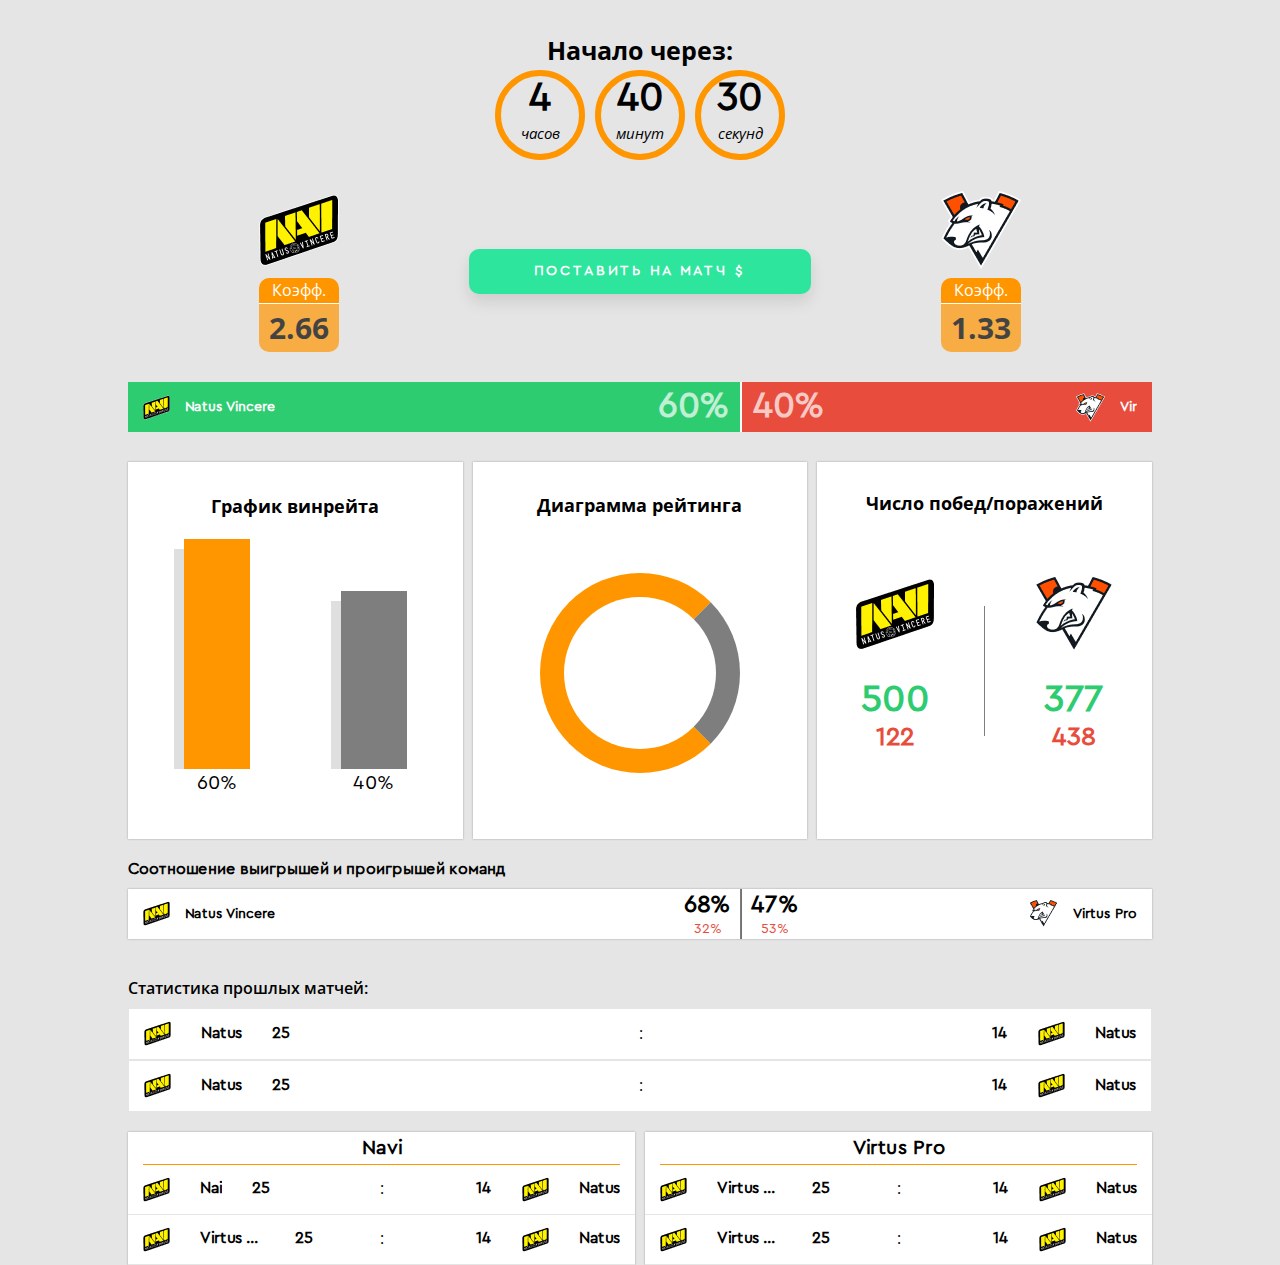
<file: index.html>
<!DOCTYPE html>
<html lang="ru">
<head>
	<meta charset="UTF-8">
	<meta name="viewport" content="width=device-width, initial-scale=1">
	<title>OLLO</title>
	<link rel="stylesheet" type="text/css" href="assets/css/style.css">
	<link rel="stylesheet" type="text/css" href="assets/css/fonts.css">
	<link href="https://fonts.googleapis.com/css?family=Open+Sans:400,700&display=swap" rel="stylesheet">
</head>
<body>
	<div class="container">
		<div class="start-time" id="startTime">
			<span class="start-time-title">Начало через:</span>

			<div class="hours">
				<span class="start-time-number">4</span>

				<span class="start-time-text">часов </span>
			</div>	
			<div class="minutes">
				<span class="start-time-number">40</span>
				<span class="start-time-text">минут </span>
			</div>
			<div class="seconds">
				<span class="start-time-number">30</span>
				<span class="start-time-text">секунд</span>
			</div>	
		</div>
	</div>
	<div class="container">
		<div class="koef-block">
			<div class="koef-block-item">
				<img src="assets/images/LOGONAVI2.png" alt="">
				<span class="koef-title">Коэфф.</span>
				<span class="koef">2.66</span>
			</div>

			<a href=""class="bet-button">Поставить на матч $</a>
			<div class="koef-block-item">
				<img src="assets/images/VPLOGO2.png" alt="">
				<span class="koef-title">Коэфф.</span>
				<span class="koef">1.33</span>
			</div>
		</div>
	</div>

	<div class="team__bar ">
		<div class="container ">
			<div class="team__bar__inner">
				<div class="bar__item1">
					<div class="team__info">
						<img src="assets/images/LOGONAVI1.png" alt="" class="logo__team">
						<span class="team__name">Natus Vincere</span>
					</div>
					<div class="bar__percentages">60%</div>
				</div>
				<div class="bar__item2">
					<div class="bar__percentages">40%</div>
					<div class="team__info">
						<img src="assets/images/VPLOGO1.png" alt="" class="logo__team">
						<span class="team__name">Vir</span>
					</div>
				</div>
			</div>
		</div>
	</div>


	<div class="info__cards">
		<div class="container">
			<div class="info__cards__inner">
				<div class="cards__item1">
					<h3 class="card__title">График винрейта</h3>
					<div class="winrate__column1"></div>
					<div class="winrate__column2"></div>
					<span class="column__percentages">60%</span>
					<span class="column__percentages">40%</span>
				</div>
				<div class="cards__item2">
					<h3 class="card__title">Диаграмма рейтинга</h3>
					<div class="rating__chart">
						
					</div>
	
			</div>
				<div class="cards__item3">
					<h3 class="card__title">Число побед/поражений</h3>
					<div class="card3__team1">
						<img src="assets/images/LOGONAVI2.png" alt="">
						<span class="win__rate">500</span>
						<span class="lose__rate">122</span>
						
					</div>
					<div class="delimiter__small"></div>
					<div class="card3__team2">
						<img src="assets/images/VPLOGO2.png" alt="">
						<span class="win__rate">377</span>
						<span class="lose__rate">438</span>
						
					</div>
						
				</div>
			</div><!-- info__cards__inner -->
		</div><!-- container -->
	</div><!-- info__cards -->


	<div class="team__bar team__bar__ratio">
		<div class="container ">
			<h2 class="team__bar__ratio__title">Соотношение выигрышей и проигрышей команд</h2>
			<div class="team__bar__inner ">
				<div class="bar__item1 bar__item1__ratio">
					<div class="team__info">
						<img src="assets/images/LOGONAVI1.png" alt="" class="logo__team">
						<span class="team__name team__name__ratio">Natus Vincere</span>
					</div>
					<div class="bar__percentages__ratio">
						<span class="bar__percentages__win">68%</span>
						<span class="bar__percentages__lose">32%</span>
					</div>
				</div>
				<div class="bar__item2 bar__item2__ratio">
					<div class="bar__percentages__ratio">
						<span class="bar__percentages__win">47%</span>
						<span class="bar__percentages__lose">53%</span>
					</div>
					<div class="team__info">
						<img src="assets/images/VPLOGO1.png" alt="" class="logo__team">
						<span class="team__name team__name__ratio">Virtus Pro</span>
					</div>
				</div>
			</div>
		</div><!-- container -->
	</div><!-- team__bar__ratio -->

	<div class="accordion__block">
		<div class="container">
			<h2 class="accordion__block__title">Статистика прошлых матчей:</h2>

			<div class="accordion">
				<div class="accordion__inner">
					<div class="accordion__item">
						<img src="assets/images/LOGONAVI1.png" alt="" class="logo__team">
						<span class="team__name__accordion ">Natus</span>
						<span class="accordion__item__number">25</span>
					</div>
					<span class="delimiter">:</span>
					<div class="accordion__item">

						<span class="accordion__item__number">14</span>
						<img src="assets/images/LOGONAVI1.png" alt="" class="logo__team">
						<span class="team__name__accordion ">Natus </span>
						
					</div>
				</div>
			</div>

			<div class="panel" id="panel">
				<div class="score">
					<div class="container2">
						<div class="score__inner">
							<div class="score__item score__item1">
								<img src="assets/images/LogoNavi.png" alt="" class="big__team__logo"> 
								<span class="score__number">25</span>
							</div>
							<div class="score__item score__item2">
								<span class="match__type">BO 5</span>
								<span class="match__time">55:43</span>
								<span class="match__date">14.09 19:00</span>
							</div>
							<div class="score__item score__item3">
								<span class="score__number score__number2">14</span>
								<img src="assets/images/LogoVP.png" alt=""class="big__team__logo" > 
							</div>
						</div>
					</div>
				</div>
				<div class="players" > 
					<div class="container2">
						<span class="first__blood">Первая кровь: <span class="name__fblood">Pechka</span></span>
						<div class="players-inner">
							<img src="assets/images/live/team-1-logo-big.png" alt="" class="team1-logo-players">
							<img src="assets/images/live/team-1-logo-big.png" alt="" class="team2-logo-players">	

							<div class="team-1">
								<div class="players-item">
									<img src="assets/images/player-photo-1.png" alt="" class="player-photo">
									<div class="player-info">
										<div class="info-title">
											<img src="assets/images/UKRAINEFLAG1.png" alt=""class="player-country">
											<span class="player-nick">Crystallize</span>
											<span class="player-hero-name">Pudge</span>
										</div>
										<div class="player-hero">
											<img src="assets/images/hero-img.png" alt="" >
											<img src="assets/images/Blade_Mail_icon.png" alt="" class="hero-item">
											<img src="assets/images/Blade_Mail_icon.png" alt=""class="hero-item">
											<img src="assets/images/Blade_Mail_icon.png" alt=""class="hero-item">
											<img src="assets/images/Blade_Mail_icon.png" alt=""class="hero-item">
											<img src="assets/images/Blade_Mail_icon.png" alt=""class="hero-item">
											<img src="assets/images/Blade_Mail_icon.png" alt=""class="hero-item">
										</div>
										<div class="player-statistics">
											<div class="statistics-item">
												<img src="assets/images/sword.png" alt="">
												<span class="kills-number">20</span>
											</div>
											<div class="statistics-item">
												<img src="assets/images/skull.png" alt="">
												<span class="death-number">4</span>
											</div>
											<div class="statistics-item">
												<img src="assets/images/line-chart.png" alt="">
												<span class="chart-number">25346</span>

											</div>
										</div>
									</div> <!-- player__info -->
								</div><!-- players__item -->
								<div class="players-item">
									<img src="assets/images/player-photo-1.png" alt="" class="player-photo">
									<div class="player-info">
										<div class="info-title">
											<img src="assets/images/UKRAINEFLAG1.png" alt=""class="player-country">
											<span class="player-nick">Crystallize</span>
											<span class="player-hero-name">Pudge</span>
										</div>
										<div class="player-hero">
											<img src="assets/images/hero-img.png" alt="" >
											<img src="assets/images/Blade_Mail_icon.png" alt="" class="hero-item">
											<img src="assets/images/Blade_Mail_icon.png" alt=""class="hero-item">
											<img src="assets/images/Blade_Mail_icon.png" alt=""class="hero-item">
											<img src="assets/images/Blade_Mail_icon.png" alt=""class="hero-item">
											<img src="assets/images/Blade_Mail_icon.png" alt=""class="hero-item">
											<img src="assets/images/Blade_Mail_icon.png" alt=""class="hero-item">
										</div>
										<div class="player-statistics">
											<div class="statistics-item">
												<img src="assets/images/sword.png" alt="">
												<span class="kills-number">20</span>
											</div>
											<div class="statistics-item">
												<img src="assets/images/skull.png" alt="">
												<span class="death-number">4</span>
											</div>
											<div class="statistics-item">
												<img src="assets/images/line-chart.png" alt="">
												<span class="chart-number">25346</span>

											</div>
										</div>
									</div> <!-- player__info -->
								</div><!-- players__item -->
								<div class="players-item">
									<img src="assets/images/player-photo-1.png" alt="" class="player-photo">
									<div class="player-info">
										<div class="info-title">
											<img src="assets/images/UKRAINEFLAG1.png" alt=""class="player-country">
											<span class="player-nick">Crystallize</span>
											<span class="player-hero-name">Pudge</span>
										</div>
										<div class="player-hero">
											<img src="assets/images/hero-img.png" alt="" >
											<img src="assets/images/Blade_Mail_icon.png" alt="" class="hero-item">
											<img src="assets/images/Blade_Mail_icon.png" alt=""class="hero-item">
											<img src="assets/images/Blade_Mail_icon.png" alt=""class="hero-item">
											<img src="assets/images/Blade_Mail_icon.png" alt=""class="hero-item">
											<img src="assets/images/Blade_Mail_icon.png" alt=""class="hero-item">
											<img src="assets/images/Blade_Mail_icon.png" alt=""class="hero-item">
										</div>
										<div class="player-statistics">
											<div class="statistics-item">
												<img src="assets/images/sword.png" alt="">
												<span class="kills-number">20</span>
											</div>
											<div class="statistics-item">
												<img src="assets/images/skull.png" alt="">
												<span class="death-number">4</span>
											</div>
											<div class="statistics-item">
												<img src="assets/images/line-chart.png" alt="">
												<span class="chart-number">25346</span>

											</div>
										</div>
									</div> <!-- player__info -->
								</div><!-- players__item -->
								<div class="players-item">
									<img src="assets/images/player-photo-1.png" alt="" class="player-photo">
									<div class="player-info">
										<div class="info-title">
											<img src="assets/images/UKRAINEFLAG1.png" alt=""class="player-country">
											<span class="player-nick">Crystallize</span>
											<span class="player-hero-name">Pudge</span>
										</div>
										<div class="player-hero">
											<img src="assets/images/hero-img.png" alt="" >
											<img src="assets/images/Blade_Mail_icon.png" alt="" class="hero-item">
											<img src="assets/images/Blade_Mail_icon.png" alt=""class="hero-item">
											<img src="assets/images/Blade_Mail_icon.png" alt=""class="hero-item">
											<img src="assets/images/Blade_Mail_icon.png" alt=""class="hero-item">
											<img src="assets/images/Blade_Mail_icon.png" alt=""class="hero-item">
											<img src="assets/images/Blade_Mail_icon.png" alt=""class="hero-item">
										</div>
										<div class="player-statistics">
											<div class="statistics-item">
												<img src="assets/images/sword.png" alt="">
												<span class="kills-number">20</span>
											</div>
											<div class="statistics-item">
												<img src="assets/images/skull.png" alt="">
												<span class="death-number">4</span>
											</div>
											<div class="statistics-item">
												<img src="assets/images/line-chart.png" alt="">
												<span class="chart-number">25346</span>

											</div>
										</div>
									</div> <!-- player__info -->
								</div><!-- players__item -->
								<div class="players-item">
									<img src="assets/images/player-photo-1.png" alt="" class="player-photo">
									<div class="player-info">
										<div class="info-title">
											<img src="assets/images/UKRAINEFLAG1.png" alt=""class="player-country">
											<span class="player-nick">Crystallize</span>
											<span class="player-hero-name">Pudge</span>
										</div>
										<div class="player-hero">
											<img src="assets/images/hero-img.png" alt="" >
											<img src="assets/images/Blade_Mail_icon.png" alt="" class="hero-item">
											<img src="assets/images/Blade_Mail_icon.png" alt=""class="hero-item">
											<img src="assets/images/Blade_Mail_icon.png" alt=""class="hero-item">
											<img src="assets/images/Blade_Mail_icon.png" alt=""class="hero-item">
											<img src="assets/images/Blade_Mail_icon.png" alt=""class="hero-item">
											<img src="assets/images/Blade_Mail_icon.png" alt=""class="hero-item">
										</div>
										<div class="player-statistics">
											<div class="statistics-item">
												<img src="assets/images/sword.png" alt="">
												<span class="kills-number">20</span>
											</div>
											<div class="statistics-item">
												<img src="assets/images/skull.png" alt="">
												<span class="death-number">4</span>
											</div>
											<div class="statistics-item">
												<img src="assets/images/line-chart.png" alt="">
												<span class="chart-number">25346</span>

											</div>
										</div>
									</div> <!-- player__info -->
								</div><!-- players__item -->
							</div>
							<div class="delimiter-big"></div>
							<div class="team-2">
								<div class="players-item">
									<div class="player-info player-info_team2">
										<div class="info-title info-title_team2">
											<span class="player-hero-name">Pudge</span>
											<span class="player-nick">Crystallize</span>
											<img src="assets/images/UKRAINEFLAG1.png" alt=""class="player-country">

										</div>
										<div class="player-hero player-hero_team2">
											<img src="assets/images/hero-img.png" alt="" >
											<img src="assets/images/Blade_Mail_icon.png" alt="" class="hero-item">
											<img src="assets/images/Blade_Mail_icon.png" alt=""class="hero-item">
											<img src="assets/images/Blade_Mail_icon.png" alt=""class="hero-item">
											<img src="assets/images/Blade_Mail_icon.png" alt=""class="hero-item">
											<img src="assets/images/Blade_Mail_icon.png" alt=""class="hero-item">
											<img src="assets/images/Blade_Mail_icon.png" alt=""class="hero-item">

										</div>
										<div class="player-statistics player-statistics_team2">
											<div class="statistics-item">
												<img src="assets/images/line-chart.png" alt="">
												<span class="chart-number">25346</span>
											</div>
											<div class="statistics-item">
												<img src="assets/images/skull.png" alt="">
												<span class="death-number">4</span>
											</div>
											<div class="statistics-item">
												<img src="assets/images/sword.png" alt="">
												<span class="kills-number">20</span>
											</div>


										</div>
									</div><!-- player-info -->
									<img src="assets/images/player-photo-1.png" alt="" class="player-photo">
								</div><!-- players-item -->
								<div class="players-item">
									<div class="player-info player-info_team2">
										<div class="info-title info-title_team2">
											<span class="player-hero-name">Pudge</span>
											<span class="player-nick">Crystallize</span>
											<img src="assets/images/UKRAINEFLAG1.png" alt=""class="player-country">

										</div>
										<div class="player-hero player-hero_team2">
											<img src="assets/images/hero-img.png" alt="" >
											<img src="assets/images/Blade_Mail_icon.png" alt="" class="hero-item">
											<img src="assets/images/Blade_Mail_icon.png" alt=""class="hero-item">
											<img src="assets/images/Blade_Mail_icon.png" alt=""class="hero-item">
											<img src="assets/images/Blade_Mail_icon.png" alt=""class="hero-item">
											<img src="assets/images/Blade_Mail_icon.png" alt=""class="hero-item">
											<img src="assets/images/Blade_Mail_icon.png" alt=""class="hero-item">

										</div>
										<div class="player-statistics player-statistics_team2">
											<div class="statistics-item">
												<img src="assets/images/line-chart.png" alt="">
												<span class="chart-number">25346</span>
											</div>
											<div class="statistics-item">
												<img src="assets/images/skull.png" alt="">
												<span class="death-number">4</span>
											</div>
											<div class="statistics-item">
												<img src="assets/images/sword.png" alt="">
												<span class="kills-number">20</span>
											</div>


										</div>
									</div><!-- player-info -->
									<img src="assets/images/player-photo-1.png" alt="" class="player-photo">
								</div><!-- players-item -->
								<div class="players-item">
									<div class="player-info player-info_team2">
										<div class="info-title info-title_team2">
											<span class="player-hero-name">Pudge</span>
											<span class="player-nick">Crystallize</span>
											<img src="assets/images/UKRAINEFLAG1.png" alt=""class="player-country">

										</div>
										<div class="player-hero player-hero_team2">
											<img src="assets/images/hero-img.png" alt="" >
											<img src="assets/images/Blade_Mail_icon.png" alt="" class="hero-item">
											<img src="assets/images/Blade_Mail_icon.png" alt=""class="hero-item">
											<img src="assets/images/Blade_Mail_icon.png" alt=""class="hero-item">
											<img src="assets/images/Blade_Mail_icon.png" alt=""class="hero-item">
											<img src="assets/images/Blade_Mail_icon.png" alt=""class="hero-item">
											<img src="assets/images/Blade_Mail_icon.png" alt=""class="hero-item">

										</div>
										<div class="player-statistics player-statistics_team2">
											<div class="statistics-item">
												<img src="assets/images/line-chart.png" alt="">
												<span class="chart-number">25346</span>
											</div>
											<div class="statistics-item">
												<img src="assets/images/skull.png" alt="">
												<span class="death-number">4</span>
											</div>
											<div class="statistics-item">
												<img src="assets/images/sword.png" alt="">
												<span class="kills-number">20</span>
											</div>


										</div>
									</div><!-- player-info -->
									<img src="assets/images/player-photo-1.png" alt="" class="player-photo">
								</div><!-- players-item -->
								<div class="players-item">
									<div class="player-info player-info_team2">
										<div class="info-title info-title_team2">
											<span class="player-hero-name">Pudge</span>
											<span class="player-nick">Crystallize</span>
											<img src="assets/images/UKRAINEFLAG1.png" alt=""class="player-country">

										</div>
										<div class="player-hero player-hero_team2">
											<img src="assets/images/hero-img.png" alt="" >
											<img src="assets/images/Blade_Mail_icon.png" alt="" class="hero-item">
											<img src="assets/images/Blade_Mail_icon.png" alt=""class="hero-item">
											<img src="assets/images/Blade_Mail_icon.png" alt=""class="hero-item">
											<img src="assets/images/Blade_Mail_icon.png" alt=""class="hero-item">
											<img src="assets/images/Blade_Mail_icon.png" alt=""class="hero-item">
											<img src="assets/images/Blade_Mail_icon.png" alt=""class="hero-item">

										</div>
										<div class="player-statistics player-statistics_team2">
											<div class="statistics-item">
												<img src="assets/images/line-chart.png" alt="">
												<span class="chart-number">25346</span>
											</div>
											<div class="statistics-item">
												<img src="assets/images/skull.png" alt="">
												<span class="death-number">4</span>
											</div>
											<div class="statistics-item">
												<img src="assets/images/sword.png" alt="">
												<span class="kills-number">20</span>
											</div>


										</div>
									</div><!-- player-info -->
									<img src="assets/images/player-photo-1.png" alt="" class="player-photo">
								</div><!-- players-item -->

								<div class="players-item" >
									<div class="player-info player-info_team2">
										<div class="info-title info-title_team2">
											<span class="player-hero-name">Pudge</span>
											<span class="player-nick">Crystallize</span>
											<img src="assets/images/UKRAINEFLAG1.png" alt=""class="player-country">

										</div>
										<div class="player-hero player-hero_team2">
											<img src="assets/images/hero-img.png" alt="" >
											<img src="assets/images/Blade_Mail_icon.png" alt="" class="hero-item">
											<img src="assets/images/Blade_Mail_icon.png" alt=""class="hero-item">
											<img src="assets/images/Blade_Mail_icon.png" alt=""class="hero-item">
											<img src="assets/images/Blade_Mail_icon.png" alt=""class="hero-item">
											<img src="assets/images/Blade_Mail_icon.png" alt=""class="hero-item">
											<img src="assets/images/Blade_Mail_icon.png" alt=""class="hero-item">

										</div>
										<div class="player-statistics player-statistics_team2">
											<div class="statistics-item">
												<img src="assets/images/line-chart.png" alt="">
												<span class="chart-number">25346</span>
											</div>
											<div class="statistics-item">
												<img src="assets/images/skull.png" alt="">
												<span class="death-number">4</span>
											</div>
											<div class="statistics-item">
												<img src="assets/images/sword.png" alt="">
												<span class="kills-number">20</span>
											</div>


										</div>
									</div><!-- player-info -->
									<img src="assets/images/player-photo-1.png" alt="" class="player-photo">
								</div><!-- players-item -->

							</div>

						</div><!-- players-inner -->
					</div><!-- container2 -->
				</div><!-- players -->
			</div><!-- panel -->
			<div class="accordion">
				<div class="accordion__inner">
					<div class="accordion__item">
						<img src="assets/images/LOGONAVI1.png" alt="" class="logo__team">
						<span class="team__name__accordion ">Natus </span>
						<span class="accordion__item__number">25</span>
					</div>
					<span class="delimiter">:</span>
					<div class="accordion__item">

						<span class="accordion__item__number">14</span>
						<img src="assets/images/LOGONAVI1.png" alt="" class="logo__team">
						<span class="team__name__accordion ">Natus </span>
						
					</div>
				</div>
			</div>

			<div class="panel" id="panel">
				<div class="score">
					<div class="container2">
						<div class="score__inner">
							<div class="score__item score__item1">
								<img src="assets/images/LogoNavi.png" alt="" class="big__team__logo"> 
								<span class="score__number">25</span>
							</div>
							<div class="score__item score__item2">
								<span class="match__type">BO 5</span>
								<span class="match__time">55:43</span>
								<span class="match__date">14.09 19:00</span>
							</div>
							<div class="score__item score__item3">
								<span class="score__number score__number2">14</span>
								<img src="assets/images/LogoVP.png" alt=""class="big__team__logo" > 
							</div>
						</div>
					</div>
				</div>
				<div class="players players_no-stream" > 
					<div class="container2">
						<span class="first__blood">Первая кровь: <span class="name__fblood">Pechka</span></span>
						<div class="players-inner">	

							<div class="team-1">
								<div class="players-item">
									<img src="assets/images/player-photo-1.png" alt="" class="player-photo">
									<div class="player-info">
										<div class="info-title">
											<img src="assets/images/UKRAINEFLAG1.png" alt=""class="player-country">
											<span class="player-nick">Crystallize</span>
											<span class="player-hero-name">Pudge</span>
										</div>
										<div class="player-hero">
											<img src="assets/images/hero-img.png" alt="" >
											<img src="assets/images/Blade_Mail_icon.png" alt="" class="hero-item">
											<img src="assets/images/Blade_Mail_icon.png" alt=""class="hero-item">
											<img src="assets/images/Blade_Mail_icon.png" alt=""class="hero-item">
											<img src="assets/images/Blade_Mail_icon.png" alt=""class="hero-item">
											<img src="assets/images/Blade_Mail_icon.png" alt=""class="hero-item">
											<img src="assets/images/Blade_Mail_icon.png" alt=""class="hero-item">
										</div>
										<div class="player-statistics">
											<div class="statistics-item">
												<img src="assets/images/sword.png" alt="">
												<span class="kills-number">20</span>
											</div>
											<div class="statistics-item">
												<img src="assets/images/skull.png" alt="">
												<span class="death-number">4</span>
											</div>
											<div class="statistics-item">
												<img src="assets/images/line-chart.png" alt="">
												<span class="chart-number">25346</span>

											</div>
										</div>
									</div> <!-- player__info -->
								</div><!-- players__item -->
								<div class="players-item">
									<img src="assets/images/player-photo-1.png" alt="" class="player-photo">
									<div class="player-info">
										<div class="info-title">
											<img src="assets/images/UKRAINEFLAG1.png" alt=""class="player-country">
											<span class="player-nick">Crystallize</span>
											<span class="player-hero-name">Pudge</span>
										</div>
										<div class="player-hero">
											<img src="assets/images/hero-img.png" alt="" >
											<img src="assets/images/Blade_Mail_icon.png" alt="" class="hero-item">
											<img src="assets/images/Blade_Mail_icon.png" alt=""class="hero-item">
											<img src="assets/images/Blade_Mail_icon.png" alt=""class="hero-item">
											<img src="assets/images/Blade_Mail_icon.png" alt=""class="hero-item">
											<img src="assets/images/Blade_Mail_icon.png" alt=""class="hero-item">
											<img src="assets/images/Blade_Mail_icon.png" alt=""class="hero-item">
										</div>
										<div class="player-statistics">
											<div class="statistics-item">
												<img src="assets/images/sword.png" alt="">
												<span class="kills-number">20</span>
											</div>
											<div class="statistics-item">
												<img src="assets/images/skull.png" alt="">
												<span class="death-number">4</span>
											</div>
											<div class="statistics-item">
												<img src="assets/images/line-chart.png" alt="">
												<span class="chart-number">25346</span>

											</div>
										</div>
									</div> <!-- player__info -->
								</div><!-- players__item -->
								<div class="players-item">
									<img src="assets/images/player-photo-1.png" alt="" class="player-photo">
									<div class="player-info">
										<div class="info-title">
											<img src="assets/images/UKRAINEFLAG1.png" alt=""class="player-country">
											<span class="player-nick">Crystallize</span>
											<span class="player-hero-name">Pudge</span>
										</div>
										<div class="player-hero">
											<img src="assets/images/hero-img.png" alt="" >
											<img src="assets/images/Blade_Mail_icon.png" alt="" class="hero-item">
											<img src="assets/images/Blade_Mail_icon.png" alt=""class="hero-item">
											<img src="assets/images/Blade_Mail_icon.png" alt=""class="hero-item">
											<img src="assets/images/Blade_Mail_icon.png" alt=""class="hero-item">
											<img src="assets/images/Blade_Mail_icon.png" alt=""class="hero-item">
											<img src="assets/images/Blade_Mail_icon.png" alt=""class="hero-item">
										</div>
										<div class="player-statistics">
											<div class="statistics-item">
												<img src="assets/images/sword.png" alt="">
												<span class="kills-number">20</span>
											</div>
											<div class="statistics-item">
												<img src="assets/images/skull.png" alt="">
												<span class="death-number">4</span>
											</div>
											<div class="statistics-item">
												<img src="assets/images/line-chart.png" alt="">
												<span class="chart-number">25346</span>

											</div>
										</div>
									</div> <!-- player__info -->
								</div><!-- players__item -->
								<div class="players-item">
									<img src="assets/images/player-photo-1.png" alt="" class="player-photo">
									<div class="player-info">
										<div class="info-title">
											<img src="assets/images/UKRAINEFLAG1.png" alt=""class="player-country">
											<span class="player-nick">Crystallize</span>
											<span class="player-hero-name">Pudge</span>
										</div>
										<div class="player-hero">
											<img src="assets/images/hero-img.png" alt="" >
											<img src="assets/images/Blade_Mail_icon.png" alt="" class="hero-item">
											<img src="assets/images/Blade_Mail_icon.png" alt=""class="hero-item">
											<img src="assets/images/Blade_Mail_icon.png" alt=""class="hero-item">
											<img src="assets/images/Blade_Mail_icon.png" alt=""class="hero-item">
											<img src="assets/images/Blade_Mail_icon.png" alt=""class="hero-item">
											<img src="assets/images/Blade_Mail_icon.png" alt=""class="hero-item">
										</div>
										<div class="player-statistics">
											<div class="statistics-item">
												<img src="assets/images/sword.png" alt="">
												<span class="kills-number">20</span>
											</div>
											<div class="statistics-item">
												<img src="assets/images/skull.png" alt="">
												<span class="death-number">4</span>
											</div>
											<div class="statistics-item">
												<img src="assets/images/line-chart.png" alt="">
												<span class="chart-number">25346</span>

											</div>
										</div>
									</div> <!-- player__info -->
								</div><!-- players__item -->
								<div class="players-item">
									<img src="assets/images/player-photo-1.png" alt="" class="player-photo">
									<div class="player-info">
										<div class="info-title">
											<img src="assets/images/UKRAINEFLAG1.png" alt=""class="player-country">
											<span class="player-nick">Crystallize</span>
											<span class="player-hero-name">Pudge</span>
										</div>
										<div class="player-hero">
											<img src="assets/images/hero-img.png" alt="" >
											<img src="assets/images/Blade_Mail_icon.png" alt="" class="hero-item">
											<img src="assets/images/Blade_Mail_icon.png" alt=""class="hero-item">
											<img src="assets/images/Blade_Mail_icon.png" alt=""class="hero-item">
											<img src="assets/images/Blade_Mail_icon.png" alt=""class="hero-item">
											<img src="assets/images/Blade_Mail_icon.png" alt=""class="hero-item">
											<img src="assets/images/Blade_Mail_icon.png" alt=""class="hero-item">
										</div>
										<div class="player-statistics">
											<div class="statistics-item">
												<img src="assets/images/sword.png" alt="">
												<span class="kills-number">20</span>
											</div>
											<div class="statistics-item">
												<img src="assets/images/skull.png" alt="">
												<span class="death-number">4</span>
											</div>
											<div class="statistics-item">
												<img src="assets/images/line-chart.png" alt="">
												<span class="chart-number">25346</span>

											</div>
										</div>
									</div> <!-- player__info -->
								</div><!-- players__item -->
							</div>
							<div class="delimiter-big"></div>
							<div class="team-2">
								<div class="players-item">
									<div class="player-info player-info_team2">
										<div class="info-title info-title_team2">
											<span class="player-hero-name">Pudge</span>
											<span class="player-nick">Crystallize</span>
											<img src="assets/images/UKRAINEFLAG1.png" alt=""class="player-country">

										</div>
										<div class="player-hero player-hero_team2">
											<img src="assets/images/hero-img.png" alt="" >
											<img src="assets/images/Blade_Mail_icon.png" alt="" class="hero-item">
											<img src="assets/images/Blade_Mail_icon.png" alt=""class="hero-item">
											<img src="assets/images/Blade_Mail_icon.png" alt=""class="hero-item">
											<img src="assets/images/Blade_Mail_icon.png" alt=""class="hero-item">
											<img src="assets/images/Blade_Mail_icon.png" alt=""class="hero-item">
											<img src="assets/images/Blade_Mail_icon.png" alt=""class="hero-item">

										</div>
										<div class="player-statistics player-statistics_team2">
											<div class="statistics-item">
												<img src="assets/images/line-chart.png" alt="">
												<span class="chart-number">25346</span>
											</div>
											<div class="statistics-item">
												<img src="assets/images/skull.png" alt="">
												<span class="death-number">4</span>
											</div>
											<div class="statistics-item">
												<img src="assets/images/sword.png" alt="">
												<span class="kills-number">20</span>
											</div>


										</div>
									</div><!-- player-info -->
									<img src="assets/images/player-photo-1.png" alt="" class="player-photo">
								</div><!-- players-item -->
								<div class="players-item">
									<div class="player-info player-info_team2">
										<div class="info-title info-title_team2">
											<span class="player-hero-name">Pudge</span>
											<span class="player-nick">Crystallize</span>
											<img src="assets/images/UKRAINEFLAG1.png" alt=""class="player-country">

										</div>
										<div class="player-hero player-hero_team2">
											<img src="assets/images/hero-img.png" alt="" >
											<img src="assets/images/Blade_Mail_icon.png" alt="" class="hero-item">
											<img src="assets/images/Blade_Mail_icon.png" alt=""class="hero-item">
											<img src="assets/images/Blade_Mail_icon.png" alt=""class="hero-item">
											<img src="assets/images/Blade_Mail_icon.png" alt=""class="hero-item">
											<img src="assets/images/Blade_Mail_icon.png" alt=""class="hero-item">
											<img src="assets/images/Blade_Mail_icon.png" alt=""class="hero-item">

										</div>
										<div class="player-statistics player-statistics_team2">
											<div class="statistics-item">
												<img src="assets/images/line-chart.png" alt="">
												<span class="chart-number">25346</span>
											</div>
											<div class="statistics-item">
												<img src="assets/images/skull.png" alt="">
												<span class="death-number">4</span>
											</div>
											<div class="statistics-item">
												<img src="assets/images/sword.png" alt="">
												<span class="kills-number">20</span>
											</div>


										</div>
									</div><!-- player-info -->
									<img src="assets/images/player-photo-1.png" alt="" class="player-photo">
								</div><!-- players-item -->
								<div class="players-item">
									<div class="player-info player-info_team2">
										<div class="info-title info-title_team2">
											<span class="player-hero-name">Pudge</span>
											<span class="player-nick">Crystallize</span>
											<img src="assets/images/UKRAINEFLAG1.png" alt=""class="player-country">

										</div>
										<div class="player-hero player-hero_team2">
											<img src="assets/images/hero-img.png" alt="" >
											<img src="assets/images/Blade_Mail_icon.png" alt="" class="hero-item">
											<img src="assets/images/Blade_Mail_icon.png" alt=""class="hero-item">
											<img src="assets/images/Blade_Mail_icon.png" alt=""class="hero-item">
											<img src="assets/images/Blade_Mail_icon.png" alt=""class="hero-item">
											<img src="assets/images/Blade_Mail_icon.png" alt=""class="hero-item">
											<img src="assets/images/Blade_Mail_icon.png" alt=""class="hero-item">

										</div>
										<div class="player-statistics player-statistics_team2">
											<div class="statistics-item">
												<img src="assets/images/line-chart.png" alt="">
												<span class="chart-number">25346</span>
											</div>
											<div class="statistics-item">
												<img src="assets/images/skull.png" alt="">
												<span class="death-number">4</span>
											</div>
											<div class="statistics-item">
												<img src="assets/images/sword.png" alt="">
												<span class="kills-number">20</span>
											</div>


										</div>
									</div><!-- player-info -->
									<img src="assets/images/player-photo-1.png" alt="" class="player-photo">
								</div><!-- players-item -->
								<div class="players-item">
									<div class="player-info player-info_team2">
										<div class="info-title info-title_team2">
											<span class="player-hero-name">Pudge</span>
											<span class="player-nick">Crystallize</span>
											<img src="assets/images/UKRAINEFLAG1.png" alt=""class="player-country">

										</div>
										<div class="player-hero player-hero_team2">
											<img src="assets/images/hero-img.png" alt="" >
											<img src="assets/images/Blade_Mail_icon.png" alt="" class="hero-item">
											<img src="assets/images/Blade_Mail_icon.png" alt=""class="hero-item">
											<img src="assets/images/Blade_Mail_icon.png" alt=""class="hero-item">
											<img src="assets/images/Blade_Mail_icon.png" alt=""class="hero-item">
											<img src="assets/images/Blade_Mail_icon.png" alt=""class="hero-item">
											<img src="assets/images/Blade_Mail_icon.png" alt=""class="hero-item">

										</div>
										<div class="player-statistics player-statistics_team2">
											<div class="statistics-item">
												<img src="assets/images/line-chart.png" alt="">
												<span class="chart-number">25346</span>
											</div>
											<div class="statistics-item">
												<img src="assets/images/skull.png" alt="">
												<span class="death-number">4</span>
											</div>
											<div class="statistics-item">
												<img src="assets/images/sword.png" alt="">
												<span class="kills-number">20</span>
											</div>


										</div>
									</div><!-- player-info -->
									<img src="assets/images/player-photo-1.png" alt="" class="player-photo">
								</div><!-- players-item -->

								<div class="players-item" >
									<div class="player-info player-info_team2">
										<div class="info-title info-title_team2">
											<span class="player-hero-name">Pudge</span>
											<span class="player-nick">Crystallize</span>
											<img src="assets/images/UKRAINEFLAG1.png" alt=""class="player-country">

										</div>
										<div class="player-hero player-hero_team2">
											<img src="assets/images/hero-img.png" alt="" >
											<img src="assets/images/Blade_Mail_icon.png" alt="" class="hero-item">
											<img src="assets/images/Blade_Mail_icon.png" alt=""class="hero-item">
											<img src="assets/images/Blade_Mail_icon.png" alt=""class="hero-item">
											<img src="assets/images/Blade_Mail_icon.png" alt=""class="hero-item">
											<img src="assets/images/Blade_Mail_icon.png" alt=""class="hero-item">
											<img src="assets/images/Blade_Mail_icon.png" alt=""class="hero-item">

										</div>
										<div class="player-statistics player-statistics_team2">
											<div class="statistics-item">
												<img src="assets/images/line-chart.png" alt="">
												<span class="chart-number">25346</span>
											</div>
											<div class="statistics-item">
												<img src="assets/images/skull.png" alt="">
												<span class="death-number">4</span>
											</div>
											<div class="statistics-item">
												<img src="assets/images/sword.png" alt="">
												<span class="kills-number">20</span>
											</div>


										</div>
									</div><!-- player-info -->
									<img src="assets/images/player-photo-1.png" alt="" class="player-photo">
								</div><!-- players-item -->

							</div>

						</div><!-- players-inner -->
					</div><!-- container2 -->
				</div><!-- players -->
			</div><!-- panel -->
			
		</div><!-- container -->
	</div><!-- accordion__block -->
	<div class="container">
		<div class="last-games">
			<div class="last-games-first-part">
				<div class="team-name team-name_main">Navi</div>
				<div class="match">
					<div class="match__item">
						<img src="assets/images/LOGONAVI1.png" alt="" class="logo__team">
						<span class="team-name">Nai </span>
						<span class="match-number">25</span>
					</div>
					<span>:</span>
					<div class="match__item">
						<span class="match-number">14</span>
						<img src="assets/images/LOGONAVI1.png" alt="" class="logo__team">
						<span class="team-name">Natus </span>

					</div>
				</div>
				<div class="match">
					<div class="match__item">
						<img src="assets/images/LOGONAVI1.png" alt="" class="logo__team">
						<span class="team-name =">Virtus Pro </span>
						<span class="match-number">25</span>
					</div>
					<span>:</span>
					<div class="match__item">
						<span class="match-number">14</span>
						<img src="assets/images/LOGONAVI1.png" alt="" class="logo__team">
						<span class="team-name">Natus </span>

					</div>
				</div>

			</div>
			<div class="last-games-second-part">
				<div class="team-name team-name_main">Virtus Pro</div>
				<div class="match">
					<div class="match__item">
						<img src="assets/images/LOGONAVI1.png" alt="" class="logo__team">
						<span class="team-name">Virtus Pro </span>
						<span class="match-number">25</span>
					</div>
					<span class="delimiter">:</span>
					<div class="match__item">
						<span class="match-number">14</span>
						<img src="assets/images/LOGONAVI1.png" alt="" class="logo__team">
						<span class="team-name">Natus </span>

					</div>
				</div>
				<div class="match">
					<div class="match__item">
						<img src="assets/images/LOGONAVI1.png" alt="" class="logo__team">
						<span class="team-name">Virtus Pro </span>
						<span class="match-number">25</span>
					</div>
					<span class="delimiter">:</span>
					<div class="match__item">
						<span class="match-number">14</span>
						<img src="assets/images/LOGONAVI1.png" alt="" class="logo__team">
						<span class="team-name">Natus </span>

					</div>
				</div>

			</div>


		</div>
	</div>

	<div class="last-games-second-part"></div>
</div>






		<script  src="assets/js/accordion.js"></script>
	

</body>
</html>
</file>
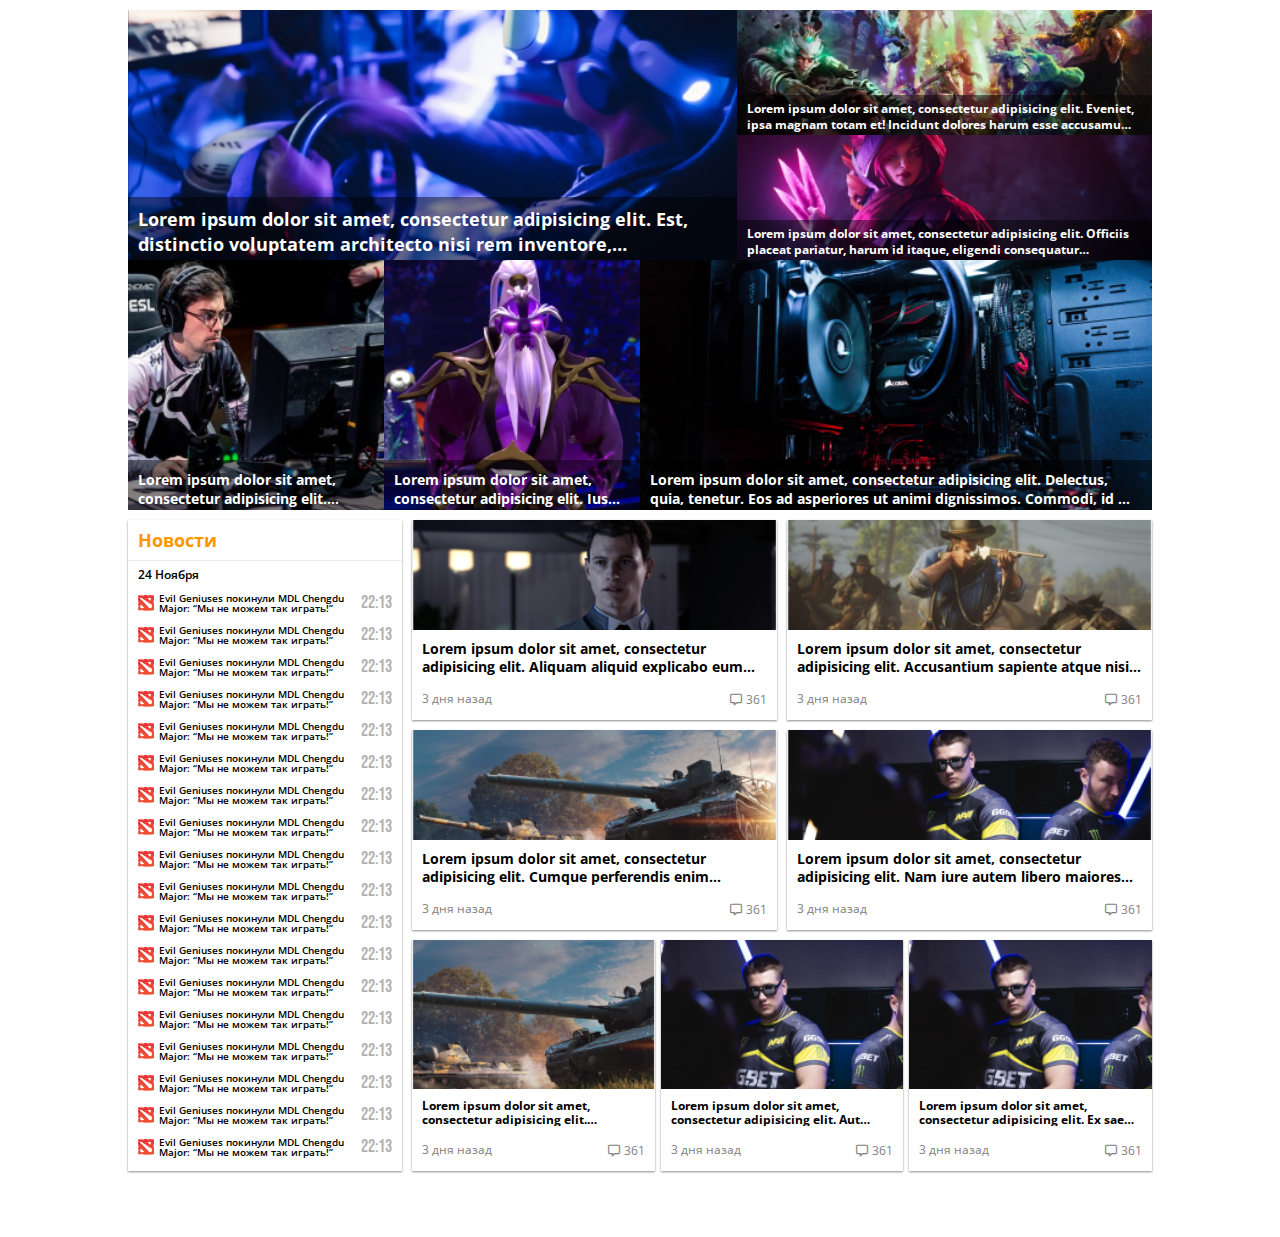
<file: news/news.html>
<!DOCTYPE html>
<html lang="ru">
<head>
	<meta charset="UTF-8">
	<title>News</title>
	<meta name="viewport" content="width=device-width, initial-scale=1">
	<link rel="stylesheet" type="text/css" href="assets/css/news_style.css">
	<link rel="stylesheet" type="text/css" href="assets/libs/fontawesome/css/all.min.css">
	<script src="https://ajax.googleapis.com/ajax/libs/jquery/2.1.1/jquery.min.js"></script>
	<link href="https://fonts.googleapis.com/css?family=Bebas+Neue|Open+Sans:400,700&display=swap&subset=cyrillic" rel="stylesheet">
</head>
<body>
	<div class="first__block">
		<div class="container">
			<div class="first__block__inner">
				<div class="first__row">
					
					<a href="#" class="first__block__item" >
						<span class="news__content news__content--big">Lorem ipsum dolor sit amet, consectetur adipisicing elit. Est, distinctio voluptatem architecto nisi rem inventore, consectetur perspiciatis. Saepe impedit iure veniam voluptatem facere hic, dolor atque perspiciatis aspernatur totam cumque.</span>
						<div class="news-bg" style="background-image: url(assets/images/news/block1/1.png);"></div>
					</a>

					<a href="#" class="first__block__item first__block__item--small">
						<span class="news__content news__content--small">Lorem ipsum dolor sit amet, consectetur adipisicing elit. Eveniet, ipsa magnam totam et! Incidunt dolores harum esse accusamus sed, delectus voluptas ab quis, dignissimos, iure laborum nulla qui libero. Aliquid.</span>
						<div class="news-bg" style="background-image: url(assets/images/news/block1/2.png);"></div>
					</a>

					<a href="#" class="first__block__item first__block__item--small" >
						<span class="news__content news__content--small">Lorem ipsum dolor sit amet, consectetur adipisicing elit. Officiis placeat pariatur, harum id itaque, eligendi consequatur consequuntur culpa eius, blanditiis tenetur in totam vero ducimus reiciendis natus voluptates corporis beatae?</span>
						<div class="news-bg" style="background-image: url(assets/images/news/block1/3.png);"></div>
					</a>
				</div>
				<div class="second__row">
					<a href="#" class="first__block__item first__block__item--high" >
						<span class="news__content news__content--4">Lorem ipsum dolor sit amet, consectetur adipisicing elit. Unde, distinctio vel necessitatibus dignissimos reiciendis dolorum ad temporibus explicabo recusandae. Nulla delectus enim eaque ipsam minus possimus architecto fuga quidem quia!</span>
						<div class="news-bg" style="background-image: url(assets/images/news/block1/4.png);"></div>
					</a>

					<a href="#" class="first__block__item first__block__item--high" >
						<span class="news__content news__content--5">Lorem ipsum dolor sit amet, consectetur adipisicing elit. Iusto accusantium quia similique earum fugit esse assumenda corrupti libero dolorem, incidunt quidem voluptate consectetur rem, nulla velit tenetur. Ex, optio, animi!</span>
						<div class="news-bg" style="background-image: url(assets/images/news/block1/5.png);"></div>
					</a>

					<a href="#" class="first__block__item first__block__item--6" >
						<span class="news__content news__content--6">Lorem ipsum dolor sit amet, consectetur adipisicing elit. Delectus, quia, tenetur. Eos ad asperiores ut animi dignissimos. Commodi, id a suscipit placeat? Odit aspernatur non, temporibus eos, officiis porro earum?</span>
						<div class="news-bg" style="background-image: url(assets/images/news/block1/6.png);"></div>
					</a>
				</div>
			</div><!-- first__block__inner -->
		</div><!-- container -->
	</div><!-- first__block -->

	<div class="second__block">
		<div class="container">
			<div class="second__block__inner">
				<div class="sidebar">
					<h3 class="sidebar__title">Новости</h3>
					<span class="sidebar__date">24 Ноября</span>
					<div class="side__bar__item">
						<img src="assets/images/news/dota-icon.png" alt="" class="news__icon">
						<a href="#" class="news__info">Evil Geniuses покинули MDL Chengdu Major: “Мы не можем так играть!”</a>

						<span class="news__time">22:13</span>
					</div>	
					<div class="side__bar__item">
						<img src="assets/images/news/dota-icon.png" alt="" class="news__icon">
						<a href="#" class="news__info">Evil Geniuses покинули MDL Chengdu Major: “Мы не можем так играть!”</a>

						<span class="news__time">22:13</span>
					</div>	

					<div class="side__bar__item">
						<img src="assets/images/news/dota-icon.png" alt="" class="news__icon">
						<a href="#" class="news__info">Evil Geniuses покинули MDL Chengdu Major: “Мы не можем так играть!”</a>

						<span class="news__time">22:13</span>
					</div>	

					<div class="side__bar__item">
						<img src="assets/images/news/dota-icon.png" alt="" class="news__icon">
						<a href="#" class="news__info">Evil Geniuses покинули MDL Chengdu Major: “Мы не можем так играть!”</a>

						<span class="news__time">22:13</span>
					</div>	

					<div class="side__bar__item">
						<img src="assets/images/news/dota-icon.png" alt="" class="news__icon">
						<a href="#" class="news__info">Evil Geniuses покинули MDL Chengdu Major: “Мы не можем так играть!”</a>

						<span class="news__time">22:13</span>
					</div>	

					<div class="side__bar__item">
						<img src="assets/images/news/dota-icon.png" alt="" class="news__icon">
						<a href="#" class="news__info">Evil Geniuses покинули MDL Chengdu Major: “Мы не можем так играть!”</a>

						<span class="news__time">22:13</span>
					</div>	

					<div class="side__bar__item">
						<img src="assets/images/news/dota-icon.png" alt="" class="news__icon">
						<a href="#" class="news__info">Evil Geniuses покинули MDL Chengdu Major: “Мы не можем так играть!”</a>

						<span class="news__time">22:13</span>
					</div>	

					<div class="side__bar__item">
						<img src="assets/images/news/dota-icon.png" alt="" class="news__icon">
						<a href="#" class="news__info">Evil Geniuses покинули MDL Chengdu Major: “Мы не можем так играть!”</a>

						<span class="news__time">22:13</span>
					</div>	

					<div class="side__bar__item">
						<img src="assets/images/news/dota-icon.png" alt="" class="news__icon">
						<a href="#" class="news__info">Evil Geniuses покинули MDL Chengdu Major: “Мы не можем так играть!”</a>

						<span class="news__time">22:13</span>
					</div>	

					<div class="side__bar__item">
						<img src="assets/images/news/dota-icon.png" alt="" class="news__icon">
						<a href="#" class="news__info">Evil Geniuses покинули MDL Chengdu Major: “Мы не можем так играть!”</a>

						<span class="news__time">22:13</span>
					</div>	

					<div class="side__bar__item">
						<img src="assets/images/news/dota-icon.png" alt="" class="news__icon">
						<a href="#" class="news__info">Evil Geniuses покинули MDL Chengdu Major: “Мы не можем так играть!”</a>

						<span class="news__time">22:13</span>
					</div>	

					<div class="side__bar__item">
						<img src="assets/images/news/dota-icon.png" alt="" class="news__icon">
						<a href="#" class="news__info">Evil Geniuses покинули MDL Chengdu Major: “Мы не можем так играть!”</a>

						<span class="news__time">22:13</span>
					</div>	

					<div class="side__bar__item">
						<img src="assets/images/news/dota-icon.png" alt="" class="news__icon">
						<a href="#" class="news__info">Evil Geniuses покинули MDL Chengdu Major: “Мы не можем так играть!”</a>

						<span class="news__time">22:13</span>
					</div>	

					<div class="side__bar__item">
						<img src="assets/images/news/dota-icon.png" alt="" class="news__icon">
						<a href="#" class="news__info">Evil Geniuses покинули MDL Chengdu Major: “Мы не можем так играть!”</a>

						<span class="news__time">22:13</span>
					</div>	

					<div class="side__bar__item">
						<img src="assets/images/news/dota-icon.png" alt="" class="news__icon">
						<a href="#" class="news__info">Evil Geniuses покинули MDL Chengdu Major: “Мы не можем так играть!”</a>

						<span class="news__time">22:13</span>
					</div>	

					<div class="side__bar__item">
						<img src="assets/images/news/dota-icon.png" alt="" class="news__icon">
						<a href="#" class="news__info">Evil Geniuses покинули MDL Chengdu Major: “Мы не можем так играть!”</a>

						<span class="news__time">22:13</span>
					</div>	

					<div class="side__bar__item">
						<img src="assets/images/news/dota-icon.png" alt="" class="news__icon">
						<a href="#" class="news__info">Evil Geniuses покинули MDL Chengdu Major: “Мы не можем так играть!”</a>

						<span class="news__time">22:13</span>
					</div>	

					<div class="side__bar__item">
						<img src="assets/images/news/dota-icon.png" alt="" class="news__icon">
						<a href="#" class="news__info">Evil Geniuses покинули MDL Chengdu Major: “Мы не можем так играть!”</a>

						<span class="news__time">22:13</span>
					</div>



					
				</div><!-- sidebar -->

				<div class="main">
					<div class="main__part1">
						<div class="main__part__item "style="background-image: url(assets/images/news/block2/detroit.png);">
							<div class="item__info">
								<a href="" class="item__title">Lorem ipsum dolor sit amet, consectetur adipisicing elit. Aliquam aliquid explicabo eum vero hic eligendi deserunt in quas, tempora consequatur.</a>
								<div class="item__statistic">
									<span class="stat__text">3 дня назад</span>
									<div class="stat__info">
										<i class="far fa-comment-alt"></i>
										<span class="stat__text stat__text2">361</span>
									</div>
								</div>

							</div>
						</div>
						<div class="main__part__item "style="background-image: url(assets/images/news/block2/red-dead.png);">
							<div class="item__info">
								<a href="" class="item__title">Lorem ipsum dolor sit amet, consectetur adipisicing elit. Accusantium sapiente atque nisi tempore quae rem, praesentium doloremque magnam excepturi autem!</a>
								<div class="item__statistic">
									<span class="stat__text">3 дня назад</span>
									<div class="stat__info">
										<i class="far fa-comment-alt"></i>
										<span class="stat__text stat__text2">361</span>
									</div>
								</div>

							</div>
						</div>
						<div class="main__part__item "style="background-image: url(assets/images/news/block2/wot1.png);">
							<div class="item__info">
								<a href="" class="item__title">Lorem ipsum dolor sit amet, consectetur adipisicing elit. Cumque perferendis enim incidunt nulla delectus nisi nostrum nobis quo non, reprehenderit!</a>
								<div class="item__statistic">
									<span class="stat__text">3 дня назад</span>
									<div class="stat__info">
										<i class="far fa-comment-alt"></i>
										<span class="stat__text stat__text2">361</span>
									</div>
								</div>

							</div>
						</div>
						<div class="main__part__item "style="background-image: url(assets/images/news/block2/zeus1.png);">
							<div class="item__info">
								<a href="" class="item__title">Lorem ipsum dolor sit amet, consectetur adipisicing elit. Nam iure autem libero maiores eveniet, repellendus cumque officiis ipsam consequuntur, praesentium.</a>
								<div class="item__statistic">
									<span class="stat__text">3 дня назад</span>
									<div class="stat__info">
										<i class="far fa-comment-alt"></i>
										<span class="stat__text stat__text2">361</span>
									</div>
								</div>

							</div>
						</div>
					</div>
					<div class="main__part2">
						<div class="main__part__item main__part__item--2"style="background-image: url(assets/images/news/block2/wot2.png);">
							<div class="item__info item__info-small">
								<a href="" class="item__title item__title--2">Lorem ipsum dolor sit amet, consectetur adipisicing elit. Quisquam voluptatibus eum vero earum natus deserunt incidunt nemo odit iure aliquam. </a>

								<div class="item__statistic">
									<span class="stat__text">3 дня назад</span>
									<div class="stat__info">
										<i class="far fa-comment-alt"></i>
										<span class="stat__text">361</span>
									</div>
								</div>
							</div>
						</div>
						<div class="main__part__item main__part__item--2"style="background-image: url(assets/images/news/block2/zeus1.png);">
							<div class="item__info item__info-small">
								<a href="" class="item__title item__title--2">Lorem ipsum dolor sit amet, consectetur adipisicing elit. Aut repudiandae esse cupiditate neque tenetur magnam illo, dolore culpa sit omnis!</a>
								<div class="item__statistic">
									<span class="stat__text">3 дня назад</span>
									<div class="stat__info">
										<i class="far fa-comment-alt"></i>
										<span class="stat__text">361</span>
									</div>
								</div>
							</div>
						</div>
						<div class="main__part__item main__part__item--2"style="background-image: url(assets/images/news/block2/zeus1.png);">
							<div class="item__info item__info-small">
								<a href="" class="item__title item__title--2">Lorem ipsum dolor sit amet, consectetur adipisicing elit. Ex saepe modi maxime nesciunt vel molestiae deserunt amet, illum dolorum iste.</a>
								<div class="item__statistic">
									<span class="stat__text">3 дня назад</span>
									<div class="stat__info">
										<i class="far fa-comment-alt"></i>
										<span class="stat__text">361</span>
									</div>
								</div>
							</div>
						</div>


					</div><!-- main__part2 -->
				</div><!-- main -->
			</div><!-- second__block__inner -->
		</div><!-- container -->
	</div><!-- second__block -->
	<script  src="assets/script.js"></script>

	
</body>
</html>
</file>
<file: assets/css/style.css>
body{
	margin: 0;
	font-size: 16px;
	font-family: 'Open Sans', sans-serif;
	color: #000000;
	background-color: #E5E5E5;
	line-height: 1.6;


}

*,
*:before,
*:after{
	box-sizing: border-box;
}

h1,h2,h3,h4,h5,h6{
	margin: 0;
}
a{
	text-decoration: none;
}
::selection{
	background-color: #ff8b38;
	color:#fff;
}

/* Container */
.container{
	margin: 0 auto;
	width: 85%;
	padding: 0 2.5%;
}

.container2{
	margin: 0 auto;
	width: 100%;
	max-width: 560px;


}

.start-time{
	margin-top: 30px;
	display:grid;
	grid-template-columns: .05fr .05fr .05fr;
	grid-column-gap: 10px;
	align-items: center;
	justify-content: center;


}
.start-time-title{
	font-size: 25px;
	font-weight: bold;
	white-space: nowrap;
	grid-column: -1/1;
	text-align: center;
}
.hours,
.minutes,
.seconds{
	height: 90px;
	width: 90px;
	border:6px solid #FF9600;
	border-radius: 50%;
	text-align: center;
}

.start-time-text{
	display: block;
	font-style: italic;
	font-size: 15px;
	
}
.start-time-number{
	font-family: 'Cera Pro', sans-serif;
    font-weight: 700;
    font-size: 40px;
    line-height: 45px;
    color: black;
}










/*-----------KOEF BLOCK ----------*/
.koef-block{
	display: grid;
	grid-template-columns: 1fr 1fr 1fr;
	align-items: center;
	margin-top: 30px;
}
.koef-block-item{

	justify-self:center;

}
.bet-button {
	text-decoration: none;
	outline: none;
  display: inline-block;

  height: 45px;
  line-height: 45px;
  border-radius: 10px;
	
  font-family: 'Cera Pro', sans-serif;
  font-size: 14px;
  text-transform: uppercase;
  text-align: center;
  letter-spacing: 3px;
  font-weight: 700;
  color: white;
  background: #2EE59D;
  box-shadow: 0 8px 15px rgba(0,0,0,.1);
  transition: .3s;
}
.bet-button:hover {
  background:#FF9600;
  box-shadow: 0 3px 10px black;
  
  transform: translateY(-7px);
}
.koef-title{
	display: block;
	text-align: center;
	color: white;
	background-color: #FF9600;
    border-radius: 10px 10px 0 0 ;
    border-bottom: 1px solid white;
}
.koef{
	display: block;
	text-align: center;
	font-size: 30px;
    color: black;
    
    font-weight: 700;
    background-color: #FF9600;
    opacity: .7;
    border-radius: 0 0 10px 10px;

}
/*------------*/
/* TEAM BAR */
.team__bar{
	font-family: 'Cera Pro', sans-serif;
	margin: 30px auto;
}
.team__bar__ratio{
	margin: 0 0 40px 0;
}

.team__bar__inner{
	margin: 0 auto;
	display: flex;
	justify-content: space-between;
}


.bar__item1{
	display: flex;
	justify-content: space-between;
	align-items: center;
	width:60%;
	height: 50px;
	
	background-color: #2ECC71;
	border-right: 2px solid #ffffff;


}
.bar__item1__ratio{
	background-color: #ffffff;
	border-right: 2px solid #7E7E7E;
	box-shadow: 0 0 2px rgba(0, 0, 0, 0.3);
}
.bar__item2{
	display: flex;
	justify-content: space-between;
	align-items: center;
	width:40%;
	height: 50px;
	background-color: #E74C3C;


	
}
.bar__item2__ratio{	
	background-color: #ffffff;
	box-shadow: 0 0 2px rgba(0, 0, 0, 0.3);
}
.team__info{
	overflow: hidden;
	display: flex;
	align-items: center;
	vertical-align: center;
}
.logo__team{
	margin: 0 15.1px;
}
.team__name{
	font-size: 14px;
	font-weight: 700;
	color:#ffffff;
	margin-right: 15.1px;
	white-space: nowrap;
	overflow: hidden;
	text-overflow: ellipsis;

}
.team__name__ratio{
	color: #000000;
}
.bar__percentages{
	font-size: 36px;
	color: #ffffff;
	opacity: .7;
	font-weight: 700;
	margin: 0 11px;
}



/* INFO CARDS */
.info__cards{
	margin: 0 auto;
}
.info__cards__inner{
	margin: 0 auto;
	display: grid;
	grid-template-columns: repeat(3, 1fr);
	grid-column-gap: 10px;
	margin-bottom:21px; 
}

/* Card 1 */
.cards__item1{
	display: grid;
	grid-template-columns: repeat(2	, 1fr);
	justify-items: center;
	align-items: end;

	background-color: #fff;

	box-shadow: 0 0 2px rgba(0, 0, 0, 0.3);
	padding: 10px 10px 30px 10px;

}
.cards__item1 h3:nth-child(1){
	grid-column: 1/-1;
	text-align: center;

}
.card__title{
	display: inline-block;
	font-size: 18px;
	line-height: 22px;
	margin: 20px auto;
	text-align: center;
}
.winrate__column1{
	position: relative;
	width: 100%;
	max-width: 66px;
	height: 230px;
	background-color: #FF9600;
	
}
.winrate__column1:before{
	position: absolute;
	content: "";
	width: 10px;
	height: 220px;
	background-color: #DFDFDF;
	bottom: 0;
	left: -10px;

}
.winrate__column2{
	position: relative;
	width: 100%;
	max-width: 66px;
	height: 178px;
	background-color: #7E7E7E

}
.winrate__column2:before{
	position: absolute;
	content: "";
	width: 10px;
	height: 168px;
	background-color: #DFDFDF;
	bottom: 0;
	left: -10px;

}
.column__percentages{
	font-family: 'Cera Pro', sans-serif;
	font-size: 20px;
	font-weight: 500;
	line-height: 23px;
	margin: 0 0 14px 0;
}

/* Card 2 */
.cards__item2{
	display: grid;
	grid-template-columns: 1fr;
	box-shadow: 0 0 2px rgba(0, 0, 0, 0.3);
	background-color: #ffffff;
	
	align-items: center;
	padding: 10px 10px 30px 10px;

}
.rating__chart {
	font-family: 'Cera Pro', sans-serif;
	font-weight: 500;
	font-size: 24px;
	line-height: 30px;
    width: 200px;
    height: 200px;
    margin: 34px auto;

    border: 24px solid #FF9600;
    border-right: 24px solid #7E7E7E;
    border-radius: 50%;

   }


/* Card 3 */
.cards__item3{
	display: grid;
	grid-template-columns: repeat(3	, 1fr);
	justify-items: center;
	box-shadow: 0 0 2px rgba(0, 0, 0, 0.3);
	background-color: #ffffff;
	padding: 10px 10px 30px 10px;

}
.cards__item3 h3:nth-child(1){
	grid-column: 1/-1;
	text-align: center;

}
.card3__team1{
	padding-top:40px; 
}

.win__rate{
	font-family: 'Cera Pro', sans-serif;
	display: block;
	font-weight: 700;
	font-size: 38px;
	line-height: 45px;
	margin-top:15px; 

	color: #2ECC71

}
.lose__rate{
	font-family: 'Cera Pro', sans-serif;
	display: block;
	margin-bottom: 57px;
	font-weight: bold;
	font-size: 26px;
	line-height: 30px;
	color: #E74C3C;
}
.card3__team1{
	text-align: center;
	margin-left: 28px; 
}
.card3__team2{
	text-align: center;
	padding-top:40px; 
	margin-right: 28px; 
}

.delimiter__small{
	width: 100%;
	max-width: 1px;
	max-height: 130px;
	height: 100%;
	background-color:#7E7E7E;
	margin: 0 2px;
	grid-column: 2/3;
	align-self: center;

}

/* BAR RATIO */ 
/* Percent ratio */
.bar__percentages__ratio{
	margin: 0 9px;

}
.bar__percentages__win{
	display: block;
	font-weight: bold;
	font-size: 24px;
	line-height: 30px;

}
.bar__percentages__lose{
	display: block;
	font-weight: 500;
	font-size: 14px;
	line-height: 18px;
	text-align: center;

	color: #E74C3C;

}
.team__bar__ratio__title{
	font-weight: 600;
	font-size: 16px;
	line-height: 19px;
	margin-bottom: 10px;

}


/* SCORE */ 
.score{
	
	font-family:'Cera Pro', sans-serif;
	margin: 0 20px 16px 20px;  
}
.score__inner{
	margin: 0 auto;
	display: grid;
	grid-template-columns: 2fr 1.5fr 2fr;
	align-items: center;
	justify-items: center;


}

.score__item{
	display: flex;
	text-align: center;
	align-items: center;
}
.score__inner div:nth-child(2){
	display: block;
}
.big__team__logo{
	width: 100%;
	max-width: 120px;
}

.score__number{
	display: inline-block;
	font-weight: bold;
	font-size: 64px;
	margin: 0 17px 0 17px;

}
.score__number2{
	margin:0 17px 0 0;
}
.match__type{
	display: block;
	color: #000000;
	font-weight: bold;
	font-size: 16px;
	line-height: 15px;
}
.match__time{
	display: block;
	margin:5px 0;
	font-weight: bold;
	font-size: 36px;
	line-height: 30px;

	color: #FF9600;
}
.match__date{
	display: block;
	font-weight: bold;
	font-size: 12px;
	line-height: 9px;

}
/* ACCORDION BLOCK */

.accordion__block{
	margin-bottom: 20px;


}
.accordion {

  cursor: pointer;
  background-color: #ffffff;
  width: 100%;
  text-align: left;
  border: none;
  outline: none;
  transition: 0.4s;
  border: 1px solid #E5E5E5;
}
.accordion__block__title{
	font-weight: 600;
    font-size: 16px;
    line-height: 19px;
    margin-bottom: 10px;
}


.accordion__inner{
	height: 50PX;
	display: flex;
	justify-content: space-between;
	align-items: center;
}
.accordion__item{
	display: flex;
	align-items: center;
}
.team__name__accordion{
	font-family: 'Cera Pro', sans-serif;
	font-weight: bold;
	margin:0 15.1px;
	color: #000000;

}
.accordion__item__number{
	font-family: 'Cera Pro', sans-serif;
	font-weight: bold;
	margin:0 15.1px;
	color: #000000;

}
/* Add a background color to the button if it is clicked on (add the .active class with JS), and when you move the mouse over it (hover) */

.panel{
	max-height: 0;
  	overflow: hidden;
  	transition: max-height 0.5s ease-out;
}





/* PLAYERS */
.players{
	margin: 0 20px 20px 20px;

}

.players-inner{
	margin: 0 auto;
	display: grid;
	grid-template-columns:1fr 1fr 1fr;
	grid-row-gap: 10px;
	align-items: center;
	justify-items: center;
	padding: 0 9px;
}
.team1-logo-players{
	grid-column: 1/2;
	grid-row: 1/2;
	margin-top: 10px;
}
.team2-logo-players{
	grid-column: 3/4;
	grid-row: 1/2;
	margin-top: 10px;
}
.team-1, 
.team-2{
	display: grid;
	grid-template-columns: 1fr;
	grid-row-gap: 10px;
}
.team-1{
	grid-column: 1/2;
	grid-row: 2/3;


}
.team-2{
	grid-column: 3/4;
	grid-row: 2/3;

}

.delimiter-big{
	width: 100%;	
	max-width: 2px;
	max-height: 464px;
	height: 100%;
	background-color:#7E7E7E;
	margin: 0 58px;
	grid-row: 2/3;
	grid-column: 2/3;

}
.first__blood{
	display: inline-block;
	font-weight: 600;
	font-size: 10px;
	line-height: 14px;
	margin-left: 10px; 
}
.name__fblood{
	display: inline-block;
	font-weight: 600;
	font-size: 10px;
	line-height: 14px;
	color: #FF9600;

}

.players-item{
	display: flex;
	box-shadow: 0 0 2px rgba(0, 0, 0, 0.3);
	background-color: #ffffff;
	justify-content: space-between;
}
.player-photo{
	display: block;
	margin-top: 6px;
}
.player-info{
	display: grid;
	grid-template-columns: 1fr;
	margin-right: 9px;
	align-items: center;
}

.player-info_team2{
	margin: 0 0 0 9px;

}
.info-title_team2{
	justify-self:end;
}
.player-nick{
	font-weight: bold;
	font-size: 12px;
	line-height: 14px;

}

.player-hero-name{
	font-size: 12px;
	line-height: 14px;
	color: #7E7E7E;
}
.player-hero{
	display: grid;

	grid-template-columns: repeat(4, 1fr);
	grid-gap: 2px 3px;
	justify-content: center;
	align-items: center;
}
.player-hero img:nth-child(1){
	grid-row: 1/3;
	text-align: center;
}
.player-hero_team2 img:nth-child(1){

	grid-column:4/5;

}

.hero-item{
	display: block;
	margin: 0 auto;
}
.player-statistics{
	display: flex;
	justify-content: space-between;
	margin-right: 10px;

}
.player-statistics_team2{
	margin:  0 0 0 10px;
}
.statistics-item{
	
	font-weight: 500;
	font-size: 12px;
	line-height: 10px;
}


/*------------ Last games ----------*/
.last-games{
	display: grid;
	grid-gap: 10px;
	grid-template-columns: 1fr 1fr;
}
.last-games-first-part,
.last-games-second-part{
	background-color: #ffffff;
	display: flex;
	flex-direction: column;
	box-shadow: 0 0 2px rgba(0, 0, 0, 0.3);
}
.team-name_main{
	text-align: center;
	font-size: 20px;
	border-bottom: 1px solid #FF9600;
}

.match{
	height: 50PX;
	display: flex;
	justify-content: space-between;
	align-items: center;
	border-bottom: 1px solid #E5E5E5;

}
.match__item{
    display: flex;
    align-items: center;
    overflow: hidden;
    width: 100%;
    max-width: 200px;
}
.team-name{
	font-family: 'Cera Pro', sans-serif;
	font-weight: bold;
	margin: 0 15.1px;
	color: #000000;
	overflow: hidden;
	white-space: nowrap;
	text-overflow: ellipsis;
}

.match-number{
	font-family: 'Cera Pro', sans-serif;
	font-weight: bold;
	margin:0 15.1px;
	color: #000000;

}
.match div:nth-child(3){
	justify-content: flex-end;
}
@media (max-width: 480px){
.match-number {
	font-size: 12px;
	margin: 0 8px;
}

.team-name {
	font-size: 10px;
	margin: 0 8px;
}
.team-name_main{

	font-size: 16px;
}

}

@media(max-width: 993px ) {
	.last-games{
		grid-template-columns: 1fr;
	}

}
 

@media(max-width: 993px ) {
	.container{
		width: 90%;
	}
	.container2{
		margin: 0 auto;
		max-width: 440px;

	}
	/*TEAM BAR */ 
	.team__bar__inner{
		flex-direction: column;

	}
	.bar__item2	{
		flex-direction: row-reverse;
		margin-top: 10px; 
		width: 100%;
	}
	.bar__item1{
		border: none;
		width: 100%;	
	}
	.bar__percentages{
		font-size: 32px;

	}
	.team__name{
		font-size: 14px;
	}

	/* INFO CARDS */
	.info__cards__inner{
		grid-template-columns: 1fr;
		grid-row-gap: 20px;
		justify-content: center;
		align-items: center;
	}



	/* SCORE */
	.big__team__logo{
		width: 50%;
	}
	.score__number{
		font-size: 44px;
	}
	.match__time{
		font-size: 30px;
	}
	.score__item3{
		justify-self:end;
	}
	.score__number2{
		margin: 0 17px;
	}
	/* PLAYERS */ 

	.players-inner{
		grid-template-columns: 1fr;

	}
	.delimiter-big{
		width: 100%;  
		max-width: 150px;
		max-height: 2px;
		height: 100%;
		margin: 10px 0;
		grid-row: 3/4;
		grid-column: -1/1;

	}

	.team1-logo-players{
		grid-row: 1/2;
		grid-column: -1/1;

	}
	.team-1{
		grid-row: 2/3;
		grid-column: -1/1;
	}

	.team2-logo-players{
		grid-row: 4/5;
		grid-column: -1/1;

	}
	.team-2{
		grid-row: 5/6;
		grid-column: -1/1;
	}



}


@media(max-width: 480px ) {
	.team__bar__ratio__title{
		font-size: 12px;
	}
	.title__block{
		font-size: 12px;
	}
	.first__blood{
		margin-left: 0;

	}
	.players{
		text-align: center;
	}

	/* SCORE */
	.score{
		margin: 0 0 16px 0px;
	}
	.score__inner{
		margin:0 auto;
		display: flex;
		justify-content: space-between;
	}
	.score__item{
		display: flex;
		justify-content: space-between;
	}
	.score__number{
		margin: 0;
		font-size: 40px;
	}
	.match__time{
		margin: 5px 10px;
		font-size: 28px;
	}
	
	.match__type{
		font-size: 14px;
	}
	.score__number{
		margin: 0;
		font-size: 36px;
	}



	/* ACCORDION */
	.team__name__accordion{
		font-size: 10px;
		margin: 0 8px;


	}
	.accordion__item__number{
		font-size: 12px;
		margin: 0 8px;
	}
	.logo__team{
		margin: 0 8px;

	}
	.accordion__item{

	}



}

@media(max-width: 779px ) {
	.koef-block{
		grid-template-columns: 1fr 1fr;
	}
	.bet-button{
		grid-column: -1/1;
		grid-row:2/3;
		margin-top: 20px;

	}
}
</file>
<file: assets/css/fonts.css>
@font-face {
    font-family: 'Cera Pro';
    src:url('../fonts/SeraProRegular/CeraPro-Regular.woff2') format('woff2'),
        url('../fonts/SeraProRegular/CeraPro-Regular.woff') format('woff'),
       	url('../fonts/SeraProRegular/CeraPro-Regular.ttf') format('truetype');
    font-weight: 400;
    font-style: normal;
  }
</file>
<file: news/assets/css/news_style.css>
body{
	margin: 0;
	font-size: 16px;
	font-family: 'Open Sans', sans-serif;
	color: #000000;
	background-color: #ffffff;
	line-height: 1.6;


}

*,
*:before,
*:after{
	box-sizing: border-box;
}

h1,h2,h3,h4,h5,h6{
	margin: 0;
}
a{
	text-decoration: none;
}
::selection{
	background-color: #ff8b38;
	color:#fff;
}

.container{
	margin: 0 auto;
	width: 85%;
	padding: 0 2.5%;

}


/* FIRST BLOCK */
.first__block{
	margin: 10px auto;

}
.first__block__inner{
	margin: 0 auto;
	display: flex;
	flex-direction: column;

	
}
.first__row{
	display: grid;
	grid-template-columns: 0.595fr 0.405fr;


}
.first__row a:nth-child(1){
	grid-row: 1/3;

}

.second__row{
	display: grid;
	grid-template-columns: 1fr 1fr 2fr;

}

.second__row a:nth-child(3){
	grid-column: 3/5;


}


.first__block__item{
	position: relative;
	width: 100%;
	height: 250px;

	display: flex;
	align-items: flex-end;

	-webkit-background-size: cover;
	background-size: cover;
	background-position: center;
	max-width: 100%;
	 -webkit-transition: all 0.7s ease;;
  	-moz-transition: all 0.7s ease;;
  	-o-transition: all 0.7s ease;;
  	transition: all 0.7s ease;

	overflow: hidden;

}

.first__block__item:hover .news__content{
	color: #FF9600; 
}

.first__block__item--small{
	
	height: 125px;
}

.news__content{
	display: block;
	width: 100%;
	font-weight: bold;
	font-size: 14px;
	line-height: 19px;
	background: rgba(0, 0, 0, 0.45);
	padding: 3px 15px 10px 10px;
	color: #FFFFFF;

	transition: .2s color linear;

	height: auto;
	display: -webkit-box;
	-webkit-line-clamp: 2;
	-webkit-box-orient: vertical;  
	overflow: hidden;
	text-overflow: ellipsis;
	z-index: 1000;

}


.news__content--big{
	padding: 10px 15px 3px 10px;
	font-size: 18px;
	line-height: 25px;
}
.news__content--small{
	padding: 6px 15px 2px 10px;
	font-size: 12px;
	line-height: 16px;
	height: 40px;

}
.news__content--4,
.news__content--5,
.news__content--6{
	padding: 10px 15px 3px 10px;
	height: 49.8px;
}


.news-bg {
	position: absolute;
	width: 100%;
	height: 100%;
	background-position: center;
	background-size: cover;
	-webkit-transition: all .5s;
	-moz-transition: all .5s;
	-o-transition: all .5s;
	transition: all .5s;
}

.news-bg:hover{
	-ms-transform: scale(1.2);
	-moz-transform: scale(1.2);
	-webkit-transform: scale(1.2);
	-o-transform: scale(1.2);
	transform: scale(1.2);
}


/* SECOND BLOCK */
.second__block{
	margin-bottom: 66px;
}
.second__block__inner{
	display: grid;
	grid-template-columns: 0.27fr 0.73fr;
	grid-column-gap: 10px;
}

/* Sidebar */
.sidebar{
	box-shadow: 0px 1px 2px rgba(0, 0, 0, 0.45);
	
}
.sidebar__title{
	font-weight: bold;
	font-size: 18px;
	line-height: 20px;

	color: #FF9600;
	padding: 10px 10px 10px 10px;
	border-bottom: 1px solid #EBEBEB;
}

.sidebar__date{
	font-style: normal;
	font-weight: 600;
	font-size: 12px;
	line-height: 12px;
	padding: 12px 10px;
}
.side__bar__item{
	display: flex;
	justify-content: space-around;
	align-items: center;
	padding: 5px 10px;
	
}
.side__bar__item:hover .news__info {
	color: #FF9600;

}
.side__bar__item:hover .news__time {
	color: #FF9600;

}
.news__info{
	font-weight: 600;
	font-size: 10px;
	line-height: 10px;
	color: #000000;

	transition: .2s color linear;
	cursor: pointer;
	margin: 0 5px;
}

.news__time{
	font-family: 'Bebas Neue', cursive;
	font-weight: normal;
	font-size: 18px;
	line-height: 22px;
	color: #B1B1B1;

	transition: .2s color linear;
}

/* Main */
.main{
	display: flex;
	flex-direction: column;
}
.main__part1{
	display: grid;
	grid-template-columns: repeat(2, 1fr);
	grid-gap: 10px;
	margin-bottom: 10px; 
}
.main__part2{
	display: grid;
	grid-template-columns: repeat(3, 1fr);
	column-gap: 6px;
}
.main__part__item{
	display: flex;
	height: 200px;
	align-items: flex-end;
	padding-top: 40.3%;
	box-shadow: 0px 1px 2px rgba(0, 0, 0, 0.45);
	transition: transform .2s linear;
	background-size: cover;
	background-position: center;
	cursor: pointer;
	overflow: hidden;

	

}
.main__part__item--2{
	height: 231px;
	
}
.main__part__item:hover,
.main__part__item:hover{
	transform: scale(1.02);
}
.item__info{
	display: flex;
	flex-direction: column;
	justify-content: space-around;
	width: 100%;
	padding: 10px 10px 8px 10px;
	background-color: #ffffff;
	height: 89.8px;
}
.item__info-small{
	height: 81.8px;
}




.item__title{
	display: block;
	font-weight: bold;
	font-size: 14px;
	line-height: 18px;
	color: #000000;

	height: auto;
	display: -webkit-box;
	-webkit-line-clamp: 2;
	-webkit-box-orient: vertical;  
	overflow: hidden;
	text-overflow: ellipsis;
	
}
.item__title:hover{
	text-decoration: underline;

}
.item__title--2{
	font-size: 12px;
	line-height: 14px;
}
.item__statistic{
	display: flex;
	justify-content: space-between;
	align-items: center;

	margin-top:11px; 

}
.fa-comment-alt{
	font-size: 12px;
    color: #818181;
    transition: .2s color linear;

}
.fa-comment-alt:hover{
	color: #FF9600;
	font-weight: bold;

}
.stat__info:hover .fa-comment-alt{
	color: #FF9600;
	font-weight: bold;
}
.stat__info:hover .stat__text{
	color: #FF9600;
	font-weight: bold;
}
.stat__text{
	display: inline-block;
	font-weight: normal;
	font-size: 12px;
	line-height: 10px;
	color: #818181;
	transition: .2s color linear;
}
@media(max-width: 993px ) {
	.container{
		width: 75%;
	}
}

@media(max-width: 1092px ) {
	/* BLOCK 1*/ 

	.first__row{
		grid-template-columns: 1fr 1fr;
	}
	.first__row a:nth-child(1){
		grid-column: 1/3;
		grid-row: 1/2;
	}
	.second__row{
		grid-template-columns: 1fr 1fr;

	}
	.second__row a:nth-child(3){
		grid-column: 1/3;
		grid-row: 1/2;

	}

	/* SECOND BLOCK */
	/* BAR */
	.second__block__inner{
		grid-template-columns: 1fr;
		grid-row-gap: 10px;

	}

	.sidebar{
		display: grid;
		grid-template-columns: 1fr 1fr;
		padding: 0 35px;
	}

	.side__bar__item{
		justify-content: space-around;
		
	}
	.sidebar__date{
		align-self: center;

	}
	.news__info{
		margin: 0 5px;
	}
	.sidebar__title{
		text-align: end;
		align-self: center;
	}


	/* MAIN */
	.main{
		padding: 0 70px;
	}

	.main__part1{
		grid-template-columns: 1fr;
	}
	.main__part2{

		grid-template-columns: 1fr;

	}
	.main__part__item--2{
		margin: 10px 0;
		padding-top: 320px;
	}
	.item__title--2{
		font-size: 13px;
	}
	
}
@media(max-width: 774px ) {
	.sidebar{
		padding: 0 10px;
	}

}

@media(max-width: 601px ) {
	.container{
		width: 90%;
	}

}


@media(max-width: 753px ) {
	/* BLOK 1 */
	.first__row{
		grid-template-columns: 1fr;
	}
	.first__row a:nth-child(1){
		grid-column: 1/2;
	}
	.first__block__item--high{
		padding-top: 150px;
	}

	/* SECOND BLOCK */
	/* BAR */
	.sidebar{
		display: grid;
		grid-template-columns: 1fr;
		padding:  0 35px;
	}

	/* MAIN */
	.main{
		padding:0;
	}
	.sidebar__title{
		text-align: center;
	}
	.sidebar__date{
		text-align: center;
	}
	.news__info {
    	font-size: 9px;
    }

}

@media(max-width: 700px ) {
	.sidebar{
		display: grid;
		grid-template-columns: 1fr;
		padding:  0 10px;
	}	
}
</file>
